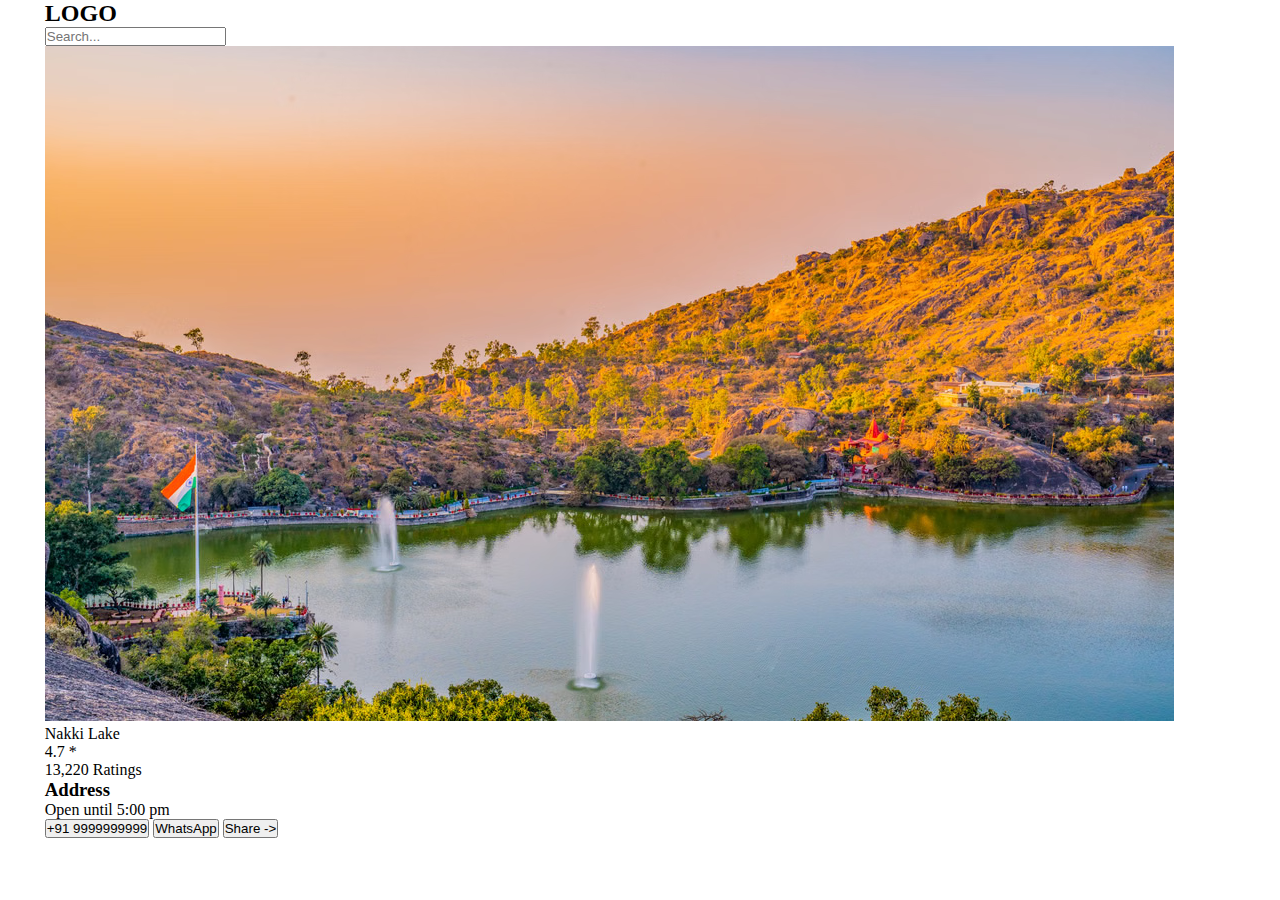
<file: Explore-Content/index.html>
<!DOCTYPE html>
<html lang="en">
<head>
    <meta charset="UTF-8">
    <meta name="viewport" content="width=device-width, initial-scale=1.0">
    <link rel="stylesheet" href="style.css">
    <title>Explore</title>
</head>
<body>
    <div class="main-container">
        <nav>
            <h2>LOGO</h2>
            <input type="text" placeholder="Search..." class="srch-input">
        </nav>

        <section class="upper-section">
            <img src="1605611613_shutterstock_1673695396.avif" alt="">
            <div class="place-name">
                <p>Nakki Lake</p>
            </div>

            <div class="rating">
                <span>4.7 *</span><p>13,220 Ratings</p>
            </div>

            <div class="address">
                <h3>Address</h3>
                <p><span>Open</span> until 5:00 pm</p>
            </div>

            <div class="buttons">
                <button class="contact-btn">+91 9999999999</button>
                <button class="whatsapp-btn">WhatsApp</button>
                <button class="share-btn">Share -></button>
            </div>
        </section>
    </div>
</body>
</html>
</file>
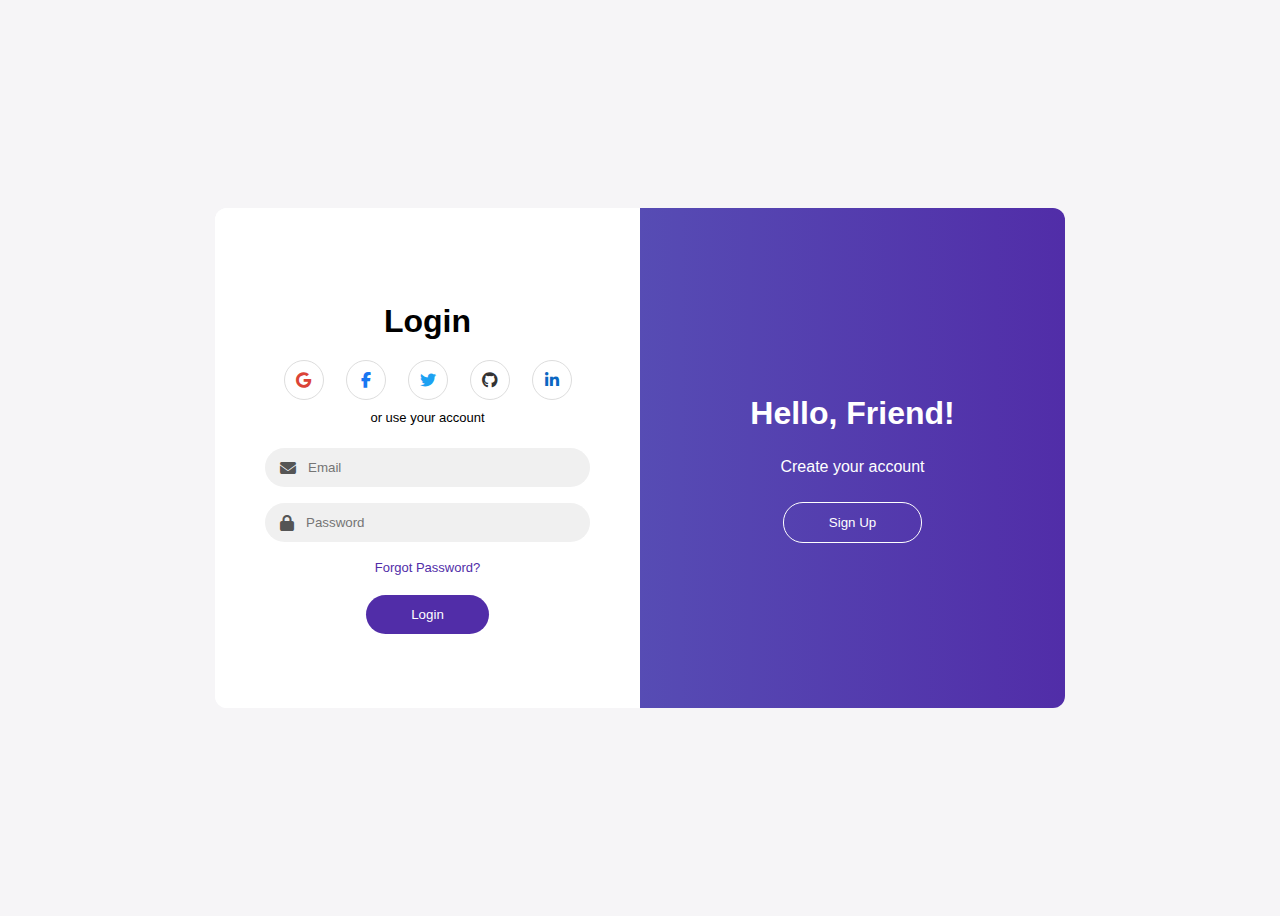
<file: Login.html>
<!DOCTYPE html>
<html lang="en">

<head>
    <meta charset="UTF-8">
    <title>Login - Sirohi Search</title>

    <!-- Font Awesome Icons -->
    <link rel="stylesheet" href="https://cdnjs.cloudflare.com/ajax/libs/font-awesome/6.5.1/css/all.min.css">

    <link rel="stylesheet" href="loginStyle.css">
</head>

<body>

    <div class="container" id="container">

        <!-- Sign Up -->
        <div class="form-container sign-up-container">
            <form>
                <h1>Create Account</h1>

                <div class="social-icons">
                    <i class="fab fa-google"></i>
                    <i class="fab fa-facebook-f"></i>
                    <i class="fab fa-twitter"></i>
                    <i class="fab fa-github"></i>
                    <i class="fab fa-linkedin-in"></i>
                </div>
                <span>or use your email</span>

                <div class="input-box">
                    <i class="fa fa-user"></i>
                    <input type="text" placeholder="Name" required>
                </div>

                <div class="input-box">
                    <i class="fa fa-envelope"></i>
                    <input type="email" placeholder="Email" required>
                </div>

                <div class="input-box">
                    <i class="fa fa-lock"></i>
                    <input type="password" placeholder="Password" required>
                </div>

                <button onclick="signUp()">Sign Up</button>
            </form>
        </div>

        <!-- Login -->
        <div class="form-container sign-in-container">
            <form>
                <h1>Login</h1>

                <div class="social-icons">
                    <i class="fab fa-google"></i>
                    <i class="fab fa-facebook-f"></i>
                    <i class="fab fa-twitter"></i>
                    <i class="fab fa-github"></i>
                    <i class="fab fa-linkedin-in"></i>
                </div>
                <span>or use your account</span>

                <div class="input-box">
                    <i class="fa fa-envelope"></i>
                    <input type="email" placeholder="Email" required>
                </div>

                <div class="input-box">
                    <i class="fa fa-lock"></i>
                    <input type="password" placeholder="Password" required>
                </div>

                <a href="#" class="forgot">Forgot Password?</a>
                <button onclick="logIn()">Login</button>
            </form>
        </div>

        <!-- Overlay -->
        <div class="overlay-container">
            <div class="overlay">
                <div class="overlay-panel overlay-left">
                    <h1>Welcome Back!</h1>
                    <p>Login with your account</p>
                    <button class="ghost" id="signIn">Login</button>
                </div>
                <div class="overlay-panel overlay-right">
                    <h1>Hello, Friend!</h1>
                    <p>Create your account</p>
                    <button class="ghost" id="signUp">Sign Up</button>
                </div>
            </div>
        </div>

    </div>


    <script>
        function logIn() {
            // Add login logic here
            alert("You successfully logged in!");
        }

        function signUp() {
            // Add sign-up logic here
            alert("Welcome! You successfully signed up.");
        }
    </script>
    <script src="loginScript.js"></script>
</body>

</html>
</file>
<file: Explore-Content/style.css>
*{
    margin: 0;
    padding: 0;
}

body{
    display: flex;
    align-items: center;
    justify-content: center;
}

.main-container{
    width: 93%;
}
</file>
<file: loginStyle.css>
* {
    box-sizing: border-box;
    font-family: 'Segoe UI', sans-serif;
}

body {
    background: #f6f5f7;
    display: flex;
    justify-content: center;
    align-items: center;
    height: 100vh;
}

.container {
    background: #fff;
    border-radius: 12px;
    width: 850px;
    max-width: 100%;
    min-height: 500px;
    position: relative;
    overflow: hidden;
}

/* Forms */
.form-container {
    position: absolute;
    top: 0;
    height: 100%;
    transition: all 0.6s ease-in-out;
}

.sign-in-container {
    left: 0;
    width: 50%;
    z-index: 2;
}

.sign-up-container {
    left: 0;
    width: 50%;
    opacity: 0;
    z-index: 1;
}

.container.right-panel-active .sign-in-container {
    transform: translateX(100%);
}

.container.right-panel-active .sign-up-container {
    transform: translateX(100%);
    opacity: 1;
    z-index: 5;
}

form {
    background: white;
    display: flex;
    flex-direction: column;
    padding: 0 50px;
    height: 100%;
    justify-content: center;
    align-items: center;
    text-align: center;
}

h1 {
    margin-bottom: 10px;
}

span {
    font-size: 13px;
    margin-bottom: 15px;
}

/* Social Icons */
.social-icons {
    margin: 10px 0;
}

.social-icons {
    display: flex;
    justify-content: center;
    align-items: center;
    gap: 10px;
}

.fa-google { color: #DB4437; }
.fa-facebook-f { color: #1877F2; }
.fa-twitter { color: #1DA1F2; }
.fa-github { color: #333; }
.fa-linkedin-in { color: #0A66C2; }

.social-icons i {
    width: 40px;
    height: 40px;
    border: 1px solid #ddd;
    border-radius: 50%;
    display: flex;
    align-items: center;
    justify-content: center;
    margin: 0 6px;
    cursor: pointer;
    font-size: 16px;
    transition: 0.3s;
}


.social-icons i:hover {
    background: #512da8;
    color: white;
}

/* Input Box */
.input-box {
    width: 100%;
    background: #f0f0f0;
    margin: 8px 0;
    border-radius: 30px;
    display: flex;
    align-items: center;
    padding: 0 15px;
}

.input-box i {
    color: #555;
}

.input-box input {
    border: none;
    outline: none;
    background: none;
    padding: 12px;
    width: 100%;
}

/* Forgot Password */
.forgot {
    font-size: 13px;
    margin: 10px 0;
    text-decoration: none;
    color: #512da8;
}

/* Buttons */
button {
    border-radius: 20px;
    border: none;
    padding: 12px 45px;
    background: #512da8;
    color: white;
    cursor: pointer;
    margin-top: 10px;
}

button.ghost {
    background: transparent;
    border: 1px solid white;
}

/* Overlay */
.overlay-container {
    position: absolute;
    left: 50%;
    width: 50%;
    height: 100%;
    overflow: hidden;
    transition: transform 0.6s ease-in-out;
    z-index: 100;
}

.container.right-panel-active .overlay-container {
    transform: translateX(-100%);
}

.overlay {
    background: linear-gradient(to right, #5c6bc0, #512da8);
    color: white;
    position: relative;
    left: -100%;
    width: 200%;
    height: 100%;
    transition: transform 0.6s ease-in-out;
}

.container.right-panel-active .overlay {
    transform: translateX(50%);
}

.overlay-panel {
    position: absolute;
    display: flex;
    flex-direction: column;
    justify-content: center;
    align-items: center;
    width: 50%;
    height: 100%;
    text-align: center;
}

.overlay-right {
    right: 0;
}
</file>
